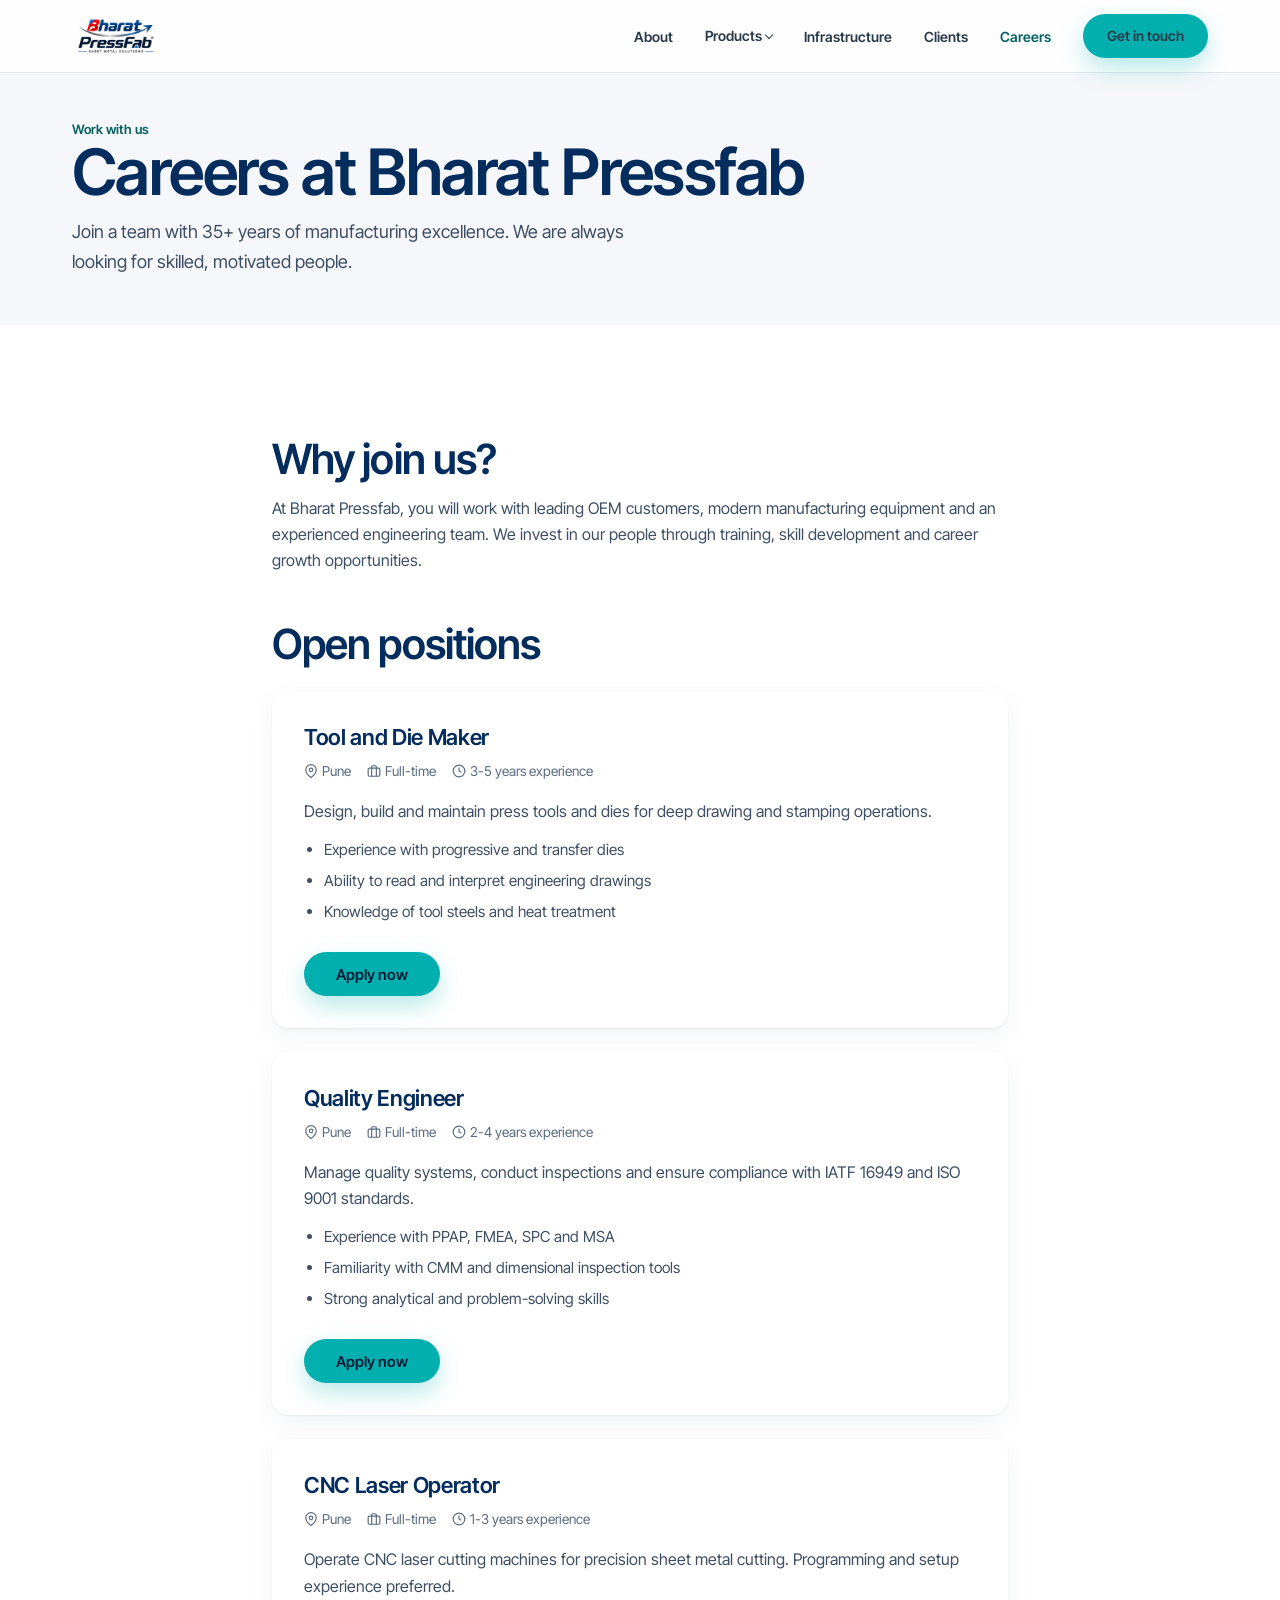
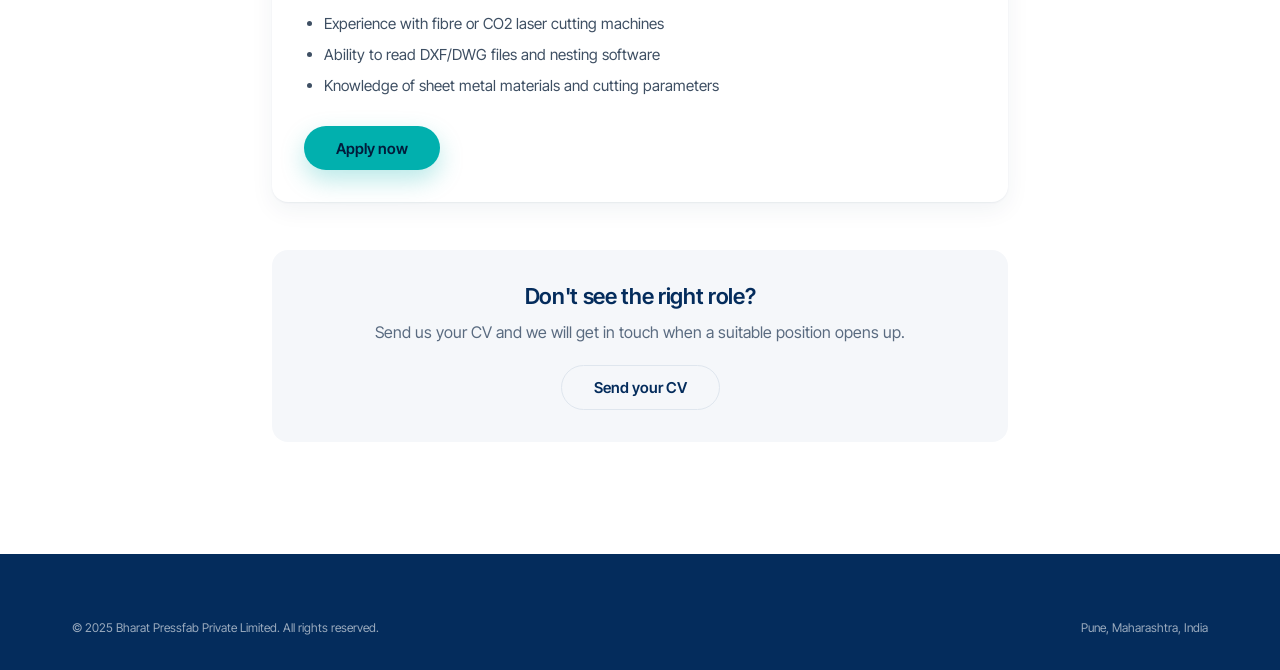
<file: careers.html>
<!DOCTYPE html>
<html lang="en">
<head>
  <meta charset="UTF-8">
  <meta name="viewport" content="width=device-width, initial-scale=1.0">
  <title>Careers | Bharat Pressfab</title>
  <meta name="description" content="Join Bharat Pressfab Private Limited. Career opportunities in manufacturing, engineering and quality roles in Pune, Maharashtra.">
  <link rel="icon" type="image/webp" sizes="32x32" href="images/favicon-32.webp">
  <link rel="icon" type="image/png" sizes="32x32" href="images/favicon-32.png">
  <link rel="apple-touch-icon" href="images/apple-touch-icon.png">
  <meta property="og:title" content="Careers | Bharat Pressfab">
  <meta property="og:description" content="Career opportunities in manufacturing, engineering and quality roles at Bharat Pressfab, Pune.">
  <meta property="og:image" content="https://bharat-pressfab.netlify.app/images/infrastructure/hero-35-years.webp">
  <link rel="canonical" href="https://bharat-pressfab.netlify.app/careers.html">
  <meta property="og:url" content="https://bharat-pressfab.netlify.app/careers.html">
  <meta property="og:type" content="website">
  <meta name="twitter:card" content="summary_large_image">
  <link rel="preconnect" href="https://fonts.googleapis.com">
  <link rel="preconnect" href="https://fonts.gstatic.com" crossorigin>
  <link href="https://fonts.googleapis.com/css2?family=Inter+Tight:wght@400;500;600;700&display=swap" rel="stylesheet">
  <link rel="stylesheet" href="css/style.css">
  <script type="application/ld+json">
  {"@context":"https://schema.org","@type":"BreadcrumbList","itemListElement":[{"@type":"ListItem","position":1,"name":"Home","item":"https://bharat-pressfab.netlify.app/"},{"@type":"ListItem","position":2,"name":"Careers"}]}
  </script>
</head>
<body>
  <div class="scroll-progress" id="scrollProgress"></div>

  <header class="site-header" id="header">
    <div class="container">
      <div class="header-inner">
        <a href="index.html"><img src="images/logo.webp" alt="Bharat Pressfab" class="logo"></a>
        <nav>
          <ul class="nav-links">
            <li><a href="index.html#about">About</a></li>
            <li class="nav-dropdown">
              <a href="index.html#products">Products</a>
              <div class="dropdown-menu">
                <div class="dropdown-menu-inner">
                  <a href="products/deep-drawn-components.html">Deep drawn components</a>
                  <a href="products/fabricated-assemblies.html">Fabricated assemblies</a>
                  <a href="products/fabricated-oil-pans.html">Fabricated oil pans</a>
                  <a href="products/sheet-metal-oil-pans.html">Sheet metal oil pans</a>
                  <a href="products/pressings.html">Pressings components</a>
                  <a href="products/piping.html">Piping products</a>
                  <a href="products/laser-cut.html">Laser cut &amp; band assemblies</a>
                  <a href="products/silencers.html">Residential &amp; industrial silencers</a>
                </div>
              </div>
            </li>
            <li><a href="index.html#infrastructure">Infrastructure</a></li>
            <li><a href="index.html#clients">Clients</a></li>
            <li><a href="careers.html" class="active">Careers</a></li>
            <li><a href="index.html#contact" class="btn btn-primary" style="padding:10px 24px;">Get in touch</a></li>
          </ul>
        </nav>
        <button class="mobile-toggle" id="menuToggle" aria-label="Open menu">
          <svg width="24" height="24" viewBox="0 0 24 24" fill="none" stroke="currentColor" stroke-width="2" stroke-linecap="round"><line x1="3" y1="6" x2="21" y2="6"/><line x1="3" y1="12" x2="21" y2="12"/><line x1="3" y1="18" x2="21" y2="18"/></svg>
        </button>
      </div>
    </div>
    <div class="mobile-menu" id="mobileMenu">
      <a href="index.html#about" onclick="closeMobile()">About us</a>
      <a href="index.html#products" onclick="closeMobile()">Products</a>
      <div class="mobile-sub-links">
        <a href="products/deep-drawn-components.html" onclick="closeMobile()">Deep drawn components</a>
        <a href="products/fabricated-assemblies.html" onclick="closeMobile()">Fabricated assemblies</a>
        <a href="products/fabricated-oil-pans.html" onclick="closeMobile()">Fabricated oil pans</a>
        <a href="products/sheet-metal-oil-pans.html" onclick="closeMobile()">Sheet metal oil pans</a>
        <a href="products/pressings.html" onclick="closeMobile()">Pressings components</a>
        <a href="products/piping.html" onclick="closeMobile()">Piping products</a>
        <a href="products/laser-cut.html" onclick="closeMobile()">Laser cut &amp; band assemblies</a>
        <a href="products/silencers.html" onclick="closeMobile()">Residential &amp; industrial silencers</a>
      </div>
      <a href="index.html#infrastructure" onclick="closeMobile()">Infrastructure</a>
      <a href="careers.html" onclick="closeMobile()">Careers</a>
      <a href="index.html#contact" onclick="closeMobile()">Contact</a>
    </div>
  </header>

  <section class="page-hero">
    <div class="container">
      <p class="eyebrow fade-in">Work with us</p>
      <h1 class="fade-in">Careers at Bharat Pressfab</h1>
      <p class="lead fade-in">Join a team with 35+ years of manufacturing excellence. We are always looking for skilled, motivated people.</p>
    </div>
  </section>

  <section class="section-md bg-white">
    <div class="container" style="max-width:800px">

      <div class="fade-in" style="margin-bottom:48px">
        <h2 style="margin-bottom:12px">Why join us?</h2>
        <p>At Bharat Pressfab, you will work with leading OEM customers, modern manufacturing equipment and an experienced engineering team. We invest in our people through training, skill development and career growth opportunities.</p>
      </div>

      <h2 class="fade-in" style="margin-bottom:24px">Open positions</h2>

      <div class="job-card fade-in">
        <h3>Tool and Die Maker</h3>
        <div class="job-meta">
          <span><svg width="14" height="14" viewBox="0 0 24 24" fill="none" stroke="currentColor" stroke-width="2"><path d="M21 10c0 7-9 13-9 13s-9-6-9-13a9 9 0 0 1 18 0z"/><circle cx="12" cy="10" r="3"/></svg> Pune</span>
          <span><svg width="14" height="14" viewBox="0 0 24 24" fill="none" stroke="currentColor" stroke-width="2"><rect x="2" y="7" width="20" height="14" rx="2" ry="2"/><path d="M16 21V5a2 2 0 0 0-2-2h-4a2 2 0 0 0-2 2v16"/></svg> Full-time</span>
          <span><svg width="14" height="14" viewBox="0 0 24 24" fill="none" stroke="currentColor" stroke-width="2"><circle cx="12" cy="12" r="10"/><polyline points="12 6 12 12 16 14"/></svg> 3-5 years experience</span>
        </div>
        <p>Design, build and maintain press tools and dies for deep drawing and stamping operations.</p>
        <ul>
          <li>Experience with progressive and transfer dies</li>
          <li>Ability to read and interpret engineering drawings</li>
          <li>Knowledge of tool steels and heat treatment</li>
        </ul>
        <a href="index.html#contact" class="btn btn-primary" style="margin-top:16px">Apply now</a>
      </div>

      <div class="job-card fade-in">
        <h3>Quality Engineer</h3>
        <div class="job-meta">
          <span><svg width="14" height="14" viewBox="0 0 24 24" fill="none" stroke="currentColor" stroke-width="2"><path d="M21 10c0 7-9 13-9 13s-9-6-9-13a9 9 0 0 1 18 0z"/><circle cx="12" cy="10" r="3"/></svg> Pune</span>
          <span><svg width="14" height="14" viewBox="0 0 24 24" fill="none" stroke="currentColor" stroke-width="2"><rect x="2" y="7" width="20" height="14" rx="2" ry="2"/><path d="M16 21V5a2 2 0 0 0-2-2h-4a2 2 0 0 0-2 2v16"/></svg> Full-time</span>
          <span><svg width="14" height="14" viewBox="0 0 24 24" fill="none" stroke="currentColor" stroke-width="2"><circle cx="12" cy="12" r="10"/><polyline points="12 6 12 12 16 14"/></svg> 2-4 years experience</span>
        </div>
        <p>Manage quality systems, conduct inspections and ensure compliance with IATF 16949 and ISO 9001 standards.</p>
        <ul>
          <li>Experience with PPAP, FMEA, SPC and MSA</li>
          <li>Familiarity with CMM and dimensional inspection tools</li>
          <li>Strong analytical and problem-solving skills</li>
        </ul>
        <a href="index.html#contact" class="btn btn-primary" style="margin-top:16px">Apply now</a>
      </div>

      <div class="job-card fade-in">
        <h3>CNC Laser Operator</h3>
        <div class="job-meta">
          <span><svg width="14" height="14" viewBox="0 0 24 24" fill="none" stroke="currentColor" stroke-width="2"><path d="M21 10c0 7-9 13-9 13s-9-6-9-13a9 9 0 0 1 18 0z"/><circle cx="12" cy="10" r="3"/></svg> Pune</span>
          <span><svg width="14" height="14" viewBox="0 0 24 24" fill="none" stroke="currentColor" stroke-width="2"><rect x="2" y="7" width="20" height="14" rx="2" ry="2"/><path d="M16 21V5a2 2 0 0 0-2-2h-4a2 2 0 0 0-2 2v16"/></svg> Full-time</span>
          <span><svg width="14" height="14" viewBox="0 0 24 24" fill="none" stroke="currentColor" stroke-width="2"><circle cx="12" cy="12" r="10"/><polyline points="12 6 12 12 16 14"/></svg> 1-3 years experience</span>
        </div>
        <p>Operate CNC laser cutting machines for precision sheet metal cutting. Programming and setup experience preferred.</p>
        <ul>
          <li>Experience with fibre or CO2 laser cutting machines</li>
          <li>Ability to read DXF/DWG files and nesting software</li>
          <li>Knowledge of sheet metal materials and cutting parameters</li>
        </ul>
        <a href="index.html#contact" class="btn btn-primary" style="margin-top:16px">Apply now</a>
      </div>

      <div class="fade-in" style="margin-top:48px;padding:32px;background:var(--color-steel-50);border-radius:var(--radius-card);text-align:center">
        <h3 style="margin-bottom:8px;color:var(--color-ink-900)">Don't see the right role?</h3>
        <p style="color:var(--color-ink-500);margin-bottom:20px">Send us your CV and we will get in touch when a suitable position opens up.</p>
        <a href="index.html#contact" class="btn btn-outline">Send your CV</a>
      </div>

    </div>
  </section>

  <footer class="site-footer">
    <div class="container">
      <div class="footer-bottom" style="border:none;padding:0">
        <span>&copy; 2025 Bharat Pressfab Private Limited. All rights reserved.</span>
        <span>Pune, Maharashtra, India</span>
      </div>
    </div>
  </footer>

  <script src="js/main.js" defer></script>
</body>
</html>
</file>
<file: css/style.css>
/* Techno theme tokens */
:root {
  --color-white: #ffffff;
  --color-steel-50: #f5f7fa;
  --color-steel-100: #edf1f6;
  --color-steel-200: #dfe6ee;
  --color-ink-50: #f2f6fb;
  --color-ink-500: #5a6b80;
  --color-ink-600: #3e4f63;
  --color-ink-700: #2b3a4b;
  --color-ink-800: #0c3461;
  --color-ink-900: #042c5c;
  --color-ink-950: #021b3a;
  --color-accent-50: #e9fbfa;
  --color-accent-100: #c6f4f3;
  --color-accent-300: #4ed6d4;
  --color-accent-400: #01b0ae;
  --color-accent-500: #019896;
  --color-accent-600: #017c7a;
  --color-accent-700: #06615f;
  --color-accent-800: #0a4a49;
  --color-rule-light: #e3e7ea;

  --font-sans: "Inter Tight", "Helvetica Neue", Arial, ui-sans-serif, sans-serif;
  --container: 1200px;
  --gutter: 16px;
  --radius-control: 0.75rem;
  --radius-card: 1rem;
  --radius-image: 1rem;
  --card-shadow: 0 1px 2px rgb(4 44 92 / 0.06), 0 8px 24px rgb(4 44 92 / 0.06);
  --card-shadow-hover: 0 2px 4px rgb(4 44 92 / 0.07), 0 14px 36px rgb(4 44 92 / 0.10);
  --cta-shadow: 0 10px 25px rgb(1 176 174 / 0.28);
  --focus-halo: 0 0 0 2px #ffffff, 0 0 0 5px rgb(1 124 122 / 0.45);
}

@media (min-width: 640px) { :root { --gutter: 24px; } }
@media (min-width: 1024px) { :root { --gutter: 32px; } }

*, *::before, *::after { box-sizing: border-box; margin: 0; padding: 0; }

html { scroll-behavior: smooth; -webkit-text-size-adjust: 100%; }

body {
  font-family: var(--font-sans);
  font-size: 1rem;
  line-height: 1.65;
  color: var(--color-ink-600);
  background: var(--color-white);
  -webkit-font-smoothing: antialiased;
}

img { max-width: 100%; height: auto; display: block; }
a { color: var(--color-accent-700); text-decoration: none; }
a:hover { color: var(--color-accent-600); }
button { font-family: inherit; cursor: pointer; border: none; background: none; }
button:focus-visible, a:focus-visible { outline: none; box-shadow: var(--focus-halo); border-radius: 9999px; }

/* Container */
.container { max-width: var(--container); margin: 0 auto; padding: 0 var(--gutter); }

/* Typography */
h1, h2, h3, h4 { color: var(--color-ink-900); font-weight: 600; text-wrap: balance; }
h1 { font-size: clamp(2.75rem, 5.4vw, 4rem); line-height: 1.05; letter-spacing: -0.025em; }
h2 { font-size: clamp(2rem, 3.6vw, 2.6rem); line-height: 1.1; letter-spacing: -0.022em; }
h3 { font-size: 1.375rem; line-height: 1.3; letter-spacing: -0.015em; }
h4 { font-size: 1.125rem; line-height: 1.3; letter-spacing: -0.01em; }

.lead { font-size: 1.125rem; line-height: 1.65; max-width: 68ch; }
.eyebrow {
  font-size: 0.8125rem;
  font-weight: 600;
  letter-spacing: 0.005em;
  color: var(--color-accent-700);
  line-height: 1.4;
}

/* Sections */
.section { padding: 64px 0; }
.section-md { padding: 96px 0; }
.section-lg { padding: 112px 0; }
@media (min-width: 640px) {
  .section { padding: 80px 0; }
  .section-md { padding: 112px 0; }
  .section-lg { padding: 160px 0; }
}

.bg-white { background: var(--color-white); }
.bg-steel-50 { background: var(--color-steel-50); }
.bg-steel-100 { background: var(--color-steel-100); }

.section-header { margin-bottom: 48px; }
.section-header .eyebrow { margin-bottom: 12px; }
.section-header h2 { margin-bottom: 16px; }
.section-header .lead { color: var(--color-ink-500); }

/* Buttons */
.btn {
  display: inline-flex;
  align-items: center;
  gap: 8px;
  padding: 14px 32px;
  border-radius: 9999px;
  font-size: 0.9375rem;
  font-weight: 600;
  line-height: 1;
  min-height: 44px;
  transition: transform 0.2s cubic-bezier(0.32, 0.72, 0, 1), box-shadow 0.2s cubic-bezier(0.32, 0.72, 0, 1);
}
.btn-primary {
  background: var(--color-accent-400);
  color: var(--color-ink-950);
  box-shadow: var(--cta-shadow);
}
.btn-primary:hover { transform: translateY(-1px); }
.btn-secondary {
  background: var(--color-accent-50);
  color: var(--color-accent-700);
  border: 1px solid var(--color-accent-100);
}
.btn-secondary:hover { background: var(--color-accent-100); }
.btn-outline {
  background: transparent;
  color: var(--color-ink-900);
  border: 1px solid var(--color-steel-200);
}
.btn-outline:hover { background: var(--color-ink-50); border-color: var(--color-ink-900); }

/* Cards */
.card {
  background: var(--color-white);
  border-radius: var(--radius-card);
  box-shadow: var(--card-shadow);
  border: 1px solid rgb(4 44 92 / 0.06);
  overflow: hidden;
  transition: transform 0.25s cubic-bezier(0.32, 0.72, 0, 1), box-shadow 0.25s cubic-bezier(0.32, 0.72, 0, 1);
}
.card:hover { transform: translateY(-2px); box-shadow: var(--card-shadow-hover); }
.card-body { padding: 28px; }
.card-body h3 { margin-bottom: 8px; }
.card-body p { color: var(--color-ink-500); font-size: 0.875rem; line-height: 1.625; }
.card-img {
  width: 100%;
  aspect-ratio: 4/3;
  object-fit: contain;
  object-position: center;
  background: var(--color-steel-50);
  padding: 12px;
}

/* Header */
.site-header {
  position: fixed;
  top: 0;
  left: 0;
  right: 0;
  z-index: 100;
  background: rgb(255 255 255 / 0.85);
  backdrop-filter: blur(16px);
  -webkit-backdrop-filter: blur(16px);
  border-bottom: 1px solid var(--color-rule-light);
  transition: box-shadow 0.3s;
}
.site-header.scrolled { box-shadow: 0 1px 8px rgb(4 44 92 / 0.08); }
.header-inner {
  display: flex;
  align-items: center;
  justify-content: space-between;
  height: 72px;
}
.logo { height: 44px; width: auto; }
.nav-links { display: none; list-style: none; gap: 32px; align-items: center; }
@media (min-width: 1024px) { .nav-links { display: flex; } }
.nav-links a {
  font-size: 0.875rem;
  font-weight: 600;
  color: var(--color-ink-700);
  transition: color 0.2s;
}
.nav-links a:hover { color: var(--color-accent-700); }
.nav-links .active { color: var(--color-accent-700); }

/* Nav dropdown */
.nav-dropdown {
  position: relative;
}
.nav-dropdown > a {
  display: flex;
  align-items: center;
  gap: 4px;
}
.nav-dropdown > a::after {
  content: '';
  display: inline-block;
  width: 6px;
  height: 6px;
  border-right: 1.5px solid currentColor;
  border-bottom: 1.5px solid currentColor;
  transform: rotate(45deg);
  margin-top: -2px;
  transition: transform 0.2s;
}
.nav-dropdown:hover > a::after { transform: rotate(-135deg); }
.dropdown-menu {
  position: absolute;
  top: 100%;
  left: 50%;
  transform: translateX(-50%);
  padding-top: 12px;
  opacity: 0;
  visibility: hidden;
  transition: opacity 0.2s, visibility 0.2s;
}
.nav-dropdown:hover .dropdown-menu {
  opacity: 1;
  visibility: visible;
}
.dropdown-menu-inner {
  background: var(--color-white);
  border-radius: var(--radius-card);
  box-shadow: 0 4px 32px rgb(4 44 92 / 0.14);
  border: 1px solid var(--color-rule-light);
  padding: 8px;
  min-width: 260px;
}
.dropdown-menu a {
  display: block;
  padding: 10px 16px;
  font-size: 0.8125rem;
  font-weight: 500;
  color: var(--color-ink-600);
  border-radius: 8px;
  transition: background 0.15s, color 0.15s;
  white-space: nowrap;
}
.dropdown-menu a:hover {
  background: var(--color-steel-50);
  color: var(--color-ink-900);
}

.mobile-toggle {
  display: flex;
  align-items: center;
  justify-content: center;
  width: 44px;
  height: 44px;
  color: var(--color-ink-900);
}
@media (min-width: 1024px) { .mobile-toggle { display: none; } }

.mobile-menu {
  display: none;
  position: fixed;
  top: 72px;
  left: 0;
  right: 0;
  bottom: 0;
  background: var(--color-white);
  z-index: 99;
  padding: 24px var(--gutter);
}
.mobile-menu.open { display: block; }
.mobile-menu > a {
  display: block;
  padding: 16px 0;
  font-size: 1.125rem;
  font-weight: 600;
  color: var(--color-ink-700);
  border-bottom: 1px solid var(--color-rule-light);
}
.mobile-sub-links {
  padding: 4px 0 8px 20px;
  border-bottom: 1px solid var(--color-rule-light);
}
.mobile-sub-links a {
  display: block;
  padding: 8px 0;
  font-size: 0.875rem;
  font-weight: 500;
  color: var(--color-ink-500);
}
.mobile-sub-links a:hover { color: var(--color-accent-700); }

/* Hero */
.hero {
  position: relative;
  padding: 140px 0 80px;
  overflow: hidden;
}
@media (min-width: 640px) { .hero { padding: 160px 0 112px; } }
.hero-grid {
  display: grid;
  gap: 48px;
  align-items: center;
}
@media (min-width: 768px) { .hero-grid { grid-template-columns: 1fr 1fr; gap: 64px; } }
.hero h1 { margin-bottom: 20px; }
.hero .lead { margin-bottom: 32px; color: var(--color-ink-500); }
.hero-actions { display: flex; flex-wrap: wrap; gap: 12px; }
.hero-image {
  border-radius: var(--radius-image);
  box-shadow: var(--card-shadow);
  width: 100%;
}
.hero-badges {
  display: flex;
  flex-wrap: wrap;
  gap: 12px;
  margin-top: 32px;
}
.badge {
  display: inline-flex;
  align-items: center;
  gap: 6px;
  padding: 6px 14px;
  background: var(--color-accent-50);
  color: var(--color-accent-700);
  border-radius: 9999px;
  font-size: 0.8125rem;
  font-weight: 600;
}

/* Stats */
.stats-row {
  display: grid;
  grid-template-columns: repeat(2, 1fr);
  gap: 1px;
  background: rgb(4 44 92 / 0.10);
  border-radius: var(--radius-card);
  overflow: hidden;
}
@media (min-width: 768px) { .stats-row { grid-template-columns: repeat(4, 1fr); } }
.stat {
  background: var(--color-white);
  padding: 32px 24px;
  text-align: center;
}
.stat-value {
  font-size: clamp(2rem, 4vw, 2.75rem);
  font-weight: 600;
  color: var(--color-ink-900);
  letter-spacing: -0.025em;
  line-height: 1;
  margin-bottom: 8px;
}
.stat-value span { color: var(--color-accent-400); }
.stat-label {
  font-size: 0.8125rem;
  font-weight: 600;
  color: var(--color-ink-500);
}

/* Product grid */
.product-grid {
  display: grid;
  gap: 24px;
  grid-template-columns: 1fr;
}
@media (min-width: 640px) { .product-grid { grid-template-columns: repeat(2, 1fr); } }
@media (min-width: 1024px) { .product-grid { grid-template-columns: repeat(3, 1fr); } }

.product-card .card-body .eyebrow { margin-bottom: 4px; }
.product-card .card-link {
  display: inline-flex;
  align-items: center;
  gap: 4px;
  margin-top: 12px;
  font-size: 0.875rem;
  font-weight: 600;
  color: var(--color-accent-700);
}
.product-card .card-link svg { transition: transform 0.2s; }
.product-card:hover .card-link svg { transform: translateX(3px); }

/* Infrastructure */
.infra-grid {
  display: grid;
  gap: 24px;
  grid-template-columns: 1fr;
}
@media (min-width: 640px) { .infra-grid { grid-template-columns: repeat(2, 1fr); } }
@media (min-width: 1024px) { .infra-grid { grid-template-columns: repeat(3, 1fr); } }

.infra-card {
  position: relative;
  border-radius: var(--radius-image);
  overflow: hidden;
  aspect-ratio: 4/3;
}
.infra-card img { width: 100%; height: 100%; object-fit: cover; }
.infra-card-overlay {
  position: absolute;
  bottom: 0;
  left: 0;
  right: 0;
  padding: 24px;
  background: linear-gradient(transparent, rgb(4 44 92 / 0.75));
}
.infra-card-overlay h3 { color: #fff; font-size: 1.125rem; }

/* About section */
.about-grid {
  display: grid;
  gap: 48px;
  align-items: center;
}
@media (min-width: 768px) { .about-grid { grid-template-columns: 5fr 7fr; gap: 64px; } }
.about-image { border-radius: var(--radius-image); box-shadow: var(--card-shadow); }
.about-text h2 { margin-bottom: 20px; }
.about-text .lead { margin-bottom: 24px; }
.about-text p { margin-bottom: 16px; max-width: 68ch; }

/* Values */
.values-grid {
  display: grid;
  gap: 24px;
  grid-template-columns: 1fr;
}
@media (min-width: 640px) { .values-grid { grid-template-columns: repeat(2, 1fr); } }
@media (min-width: 1024px) { .values-grid { grid-template-columns: repeat(3, 1fr); } }
.value-card {
  padding: 28px;
  border-left: 3px solid var(--color-accent-400);
}
.value-card h4 { margin-bottom: 8px; }
.value-card p { font-size: 0.875rem; color: var(--color-ink-500); }

/* Clients */
.clients-section img {
  width: 100%;
  border-radius: var(--radius-image);
}

/* Certifications */
.cert-row {
  display: flex;
  flex-wrap: wrap;
  gap: 16px;
  justify-content: center;
}
.cert-badge {
  display: flex;
  align-items: center;
  gap: 10px;
  padding: 12px 20px;
  background: var(--color-white);
  border-radius: 9999px;
  box-shadow: var(--card-shadow);
  border: 1px solid rgb(4 44 92 / 0.06);
}
.cert-badge svg { width: 20px; height: 20px; color: var(--color-accent-600); flex-shrink: 0; }
.cert-badge span { font-size: 0.875rem; font-weight: 600; color: var(--color-ink-700); white-space: nowrap; }

/* Contact */
.contact-grid {
  display: grid;
  gap: 48px;
}
@media (min-width: 768px) { .contact-grid { grid-template-columns: 1fr 1fr; gap: 64px; } }
.contact-info h3 { margin-bottom: 24px; }
.contact-item {
  display: flex;
  gap: 16px;
  margin-bottom: 24px;
  align-items: flex-start;
}
.contact-icon {
  width: 44px;
  height: 44px;
  display: flex;
  align-items: center;
  justify-content: center;
  background: var(--color-accent-50);
  border-radius: var(--radius-control);
  color: var(--color-accent-700);
  flex-shrink: 0;
}
.contact-item h4 { font-size: 0.875rem; color: var(--color-ink-900); margin-bottom: 2px; }
.contact-item p { font-size: 0.875rem; color: var(--color-ink-500); }

.form-group { margin-bottom: 20px; }
.form-label {
  display: block;
  font-size: 0.8125rem;
  font-weight: 600;
  color: var(--color-ink-700);
  margin-bottom: 6px;
}
.form-input, .form-textarea {
  width: 100%;
  padding: 12px 16px;
  border: 1px solid var(--color-steel-200);
  border-radius: var(--radius-control);
  font-family: var(--font-sans);
  font-size: 0.9375rem;
  color: var(--color-ink-700);
  background: var(--color-white);
  transition: border-color 0.2s;
}
.form-input:focus, .form-textarea:focus {
  outline: none;
  border-color: var(--color-accent-400);
  box-shadow: 0 0 0 3px var(--color-accent-50);
}
.form-textarea { min-height: 120px; resize: vertical; }
.form-row {
  display: grid;
  gap: 20px;
}
@media (min-width: 640px) { .form-row { grid-template-columns: 1fr 1fr; } }

/* Footer */
.site-footer {
  background: var(--color-ink-900);
  color: rgb(255 255 255 / 0.6);
  padding: 64px 0 32px;
}
.footer-grid {
  display: grid;
  gap: 32px;
  margin-bottom: 48px;
}
@media (min-width: 768px) { .footer-grid { grid-template-columns: 2fr 1fr 1fr 1fr; gap: 48px; } }
.footer-brand .logo-footer { height: 36px; margin-bottom: 16px; filter: brightness(0) invert(1); }
.footer-brand p { font-size: 0.875rem; line-height: 1.65; max-width: 300px; }
.footer-col h4 { color: #fff; font-size: 0.8125rem; font-weight: 600; margin-bottom: 16px; }
.footer-col a { display: block; font-size: 0.875rem; padding: 4px 0; color: rgb(255 255 255 / 0.5); transition: color 0.2s; }
.footer-col a:hover { color: var(--color-accent-300); }
.footer-bottom {
  padding-top: 32px;
  border-top: 1px solid rgb(255 255 255 / 0.08);
  display: flex;
  flex-wrap: wrap;
  gap: 16px;
  justify-content: space-between;
  font-size: 0.75rem;
}

/* Sectors */
.sectors-grid {
  display: grid;
  gap: 16px;
  grid-template-columns: repeat(2, 1fr);
}
@media (min-width: 640px) { .sectors-grid { grid-template-columns: repeat(3, 1fr); } }
@media (min-width: 1024px) { .sectors-grid { grid-template-columns: repeat(5, 1fr); } }

.sector-pill {
  display: flex;
  align-items: center;
  gap: 10px;
  padding: 16px 20px;
  background: var(--color-white);
  border-radius: 9999px;
  box-shadow: var(--card-shadow);
  border: 1px solid rgb(4 44 92 / 0.06);
}
.sector-pill svg { width: 20px; height: 20px; color: var(--color-accent-600); flex-shrink: 0; }
.sector-pill span { font-size: 0.875rem; font-weight: 600; color: var(--color-ink-700); }

/* Capabilities list */
.cap-list {
  display: grid;
  gap: 12px;
  list-style: none;
}
.cap-list li {
  display: flex;
  align-items: center;
  gap: 12px;
  padding: 12px 0;
  font-size: 0.9375rem;
  color: var(--color-ink-600);
  border-bottom: 1px solid var(--color-rule-light);
}
.cap-list li svg { width: 18px; height: 18px; color: var(--color-accent-600); flex-shrink: 0; }

/* Pull quote */
.pull-quote {
  border-left: 3px solid var(--color-accent-400);
  padding-left: 24px;
  font-size: 1.125rem;
  color: var(--color-ink-700);
  font-weight: 400;
  max-width: 68ch;
}

/* Animations */
@media (prefers-reduced-motion: no-preference) {
  .fade-in {
    opacity: 0;
    transform: translateY(24px);
    transition: opacity 0.6s cubic-bezier(0.32, 0.72, 0, 1), transform 0.6s cubic-bezier(0.32, 0.72, 0, 1);
  }
  .fade-in.visible { opacity: 1; transform: translateY(0); }
}
@media (prefers-reduced-motion: reduce) {
  .fade-in { opacity: 1; transform: none; }
}

/* Floating WhatsApp button */
.fab-whatsapp {
  position: fixed;
  bottom: 24px;
  right: 24px;
  z-index: 90;
  width: 56px;
  height: 56px;
  display: flex;
  align-items: center;
  justify-content: center;
  background: #25d366;
  border-radius: 50%;
  box-shadow: 0 4px 16px rgb(37 211 102 / 0.4);
  transition: transform 0.2s, box-shadow 0.2s;
}
.fab-whatsapp:hover {
  transform: scale(1.08);
  box-shadow: 0 6px 24px rgb(37 211 102 / 0.5);
}

/* Back to top */
.back-to-top {
  position: fixed;
  bottom: 24px;
  right: 96px;
  z-index: 90;
  width: 44px;
  height: 44px;
  display: flex;
  align-items: center;
  justify-content: center;
  background: var(--color-white);
  border: 1px solid var(--color-steel-200);
  border-radius: 50%;
  box-shadow: 0 2px 12px rgb(4 44 92 / 0.1);
  color: var(--color-ink-700);
  opacity: 0;
  visibility: hidden;
  transition: opacity 0.3s, visibility 0.3s, transform 0.2s;
  cursor: pointer;
}
.back-to-top.visible { opacity: 1; visibility: visible; }
.back-to-top:hover { transform: translateY(-2px); background: var(--color-steel-50); }

/* Scroll progress bar */
.scroll-progress {
  position: fixed;
  top: 0;
  left: 0;
  height: 3px;
  width: 0%;
  background: var(--color-accent-400);
  z-index: 110;
  transition: none;
}

/* Image lightbox */
.lightbox {
  position: fixed;
  inset: 0;
  z-index: 200;
  background: rgb(2 27 58 / 0.92);
  display: flex;
  align-items: center;
  justify-content: center;
  opacity: 0;
  visibility: hidden;
  transition: opacity 0.3s, visibility 0.3s;
  backdrop-filter: blur(8px);
  -webkit-backdrop-filter: blur(8px);
}
.lightbox.open { opacity: 1; visibility: visible; }
.lightbox-img {
  max-width: 90vw;
  max-height: 85vh;
  object-fit: contain;
  border-radius: 8px;
  box-shadow: 0 8px 48px rgb(0 0 0 / 0.4);
  transition: transform 0.3s;
  user-select: none;
  -webkit-user-drag: none;
}
.lightbox-close {
  position: absolute;
  top: 20px;
  right: 24px;
  width: 44px;
  height: 44px;
  display: flex;
  align-items: center;
  justify-content: center;
  background: rgb(255 255 255 / 0.1);
  border: none;
  border-radius: 50%;
  color: #fff;
  cursor: pointer;
  transition: background 0.2s;
}
.lightbox-close:hover { background: rgb(255 255 255 / 0.2); }
.lightbox-nav {
  position: absolute;
  top: 50%;
  transform: translateY(-50%);
  width: 48px;
  height: 48px;
  display: flex;
  align-items: center;
  justify-content: center;
  background: rgb(255 255 255 / 0.1);
  border: none;
  border-radius: 50%;
  color: #fff;
  cursor: pointer;
  transition: background 0.2s;
}
.lightbox-nav:hover { background: rgb(255 255 255 / 0.25); }
.lightbox-prev { left: 20px; }
.lightbox-next { right: 20px; }
.lightbox-counter {
  position: absolute;
  bottom: 24px;
  left: 50%;
  transform: translateX(-50%);
  font-size: 0.8125rem;
  font-weight: 600;
  color: rgb(255 255 255 / 0.7);
  font-family: var(--font-sans);
}
.lightbox-dots {
  position: absolute;
  bottom: 48px;
  left: 50%;
  transform: translateX(-50%);
  display: flex;
  gap: 8px;
}
.lightbox-dot {
  width: 8px;
  height: 8px;
  border-radius: 50%;
  background: rgb(255 255 255 / 0.3);
  border: none;
  cursor: pointer;
  transition: background 0.2s;
}
.lightbox-dot.active { background: var(--color-accent-400); }

/* Client logos marquee */
.marquee-wrap {
  overflow: hidden;
  position: relative;
}
.marquee-wrap::before,
.marquee-wrap::after {
  content: '';
  position: absolute;
  top: 0;
  bottom: 0;
  width: 80px;
  z-index: 2;
  pointer-events: none;
}
.marquee-wrap::before { left: 0; background: linear-gradient(90deg, var(--color-white), transparent); }
.marquee-wrap::after { right: 0; background: linear-gradient(270deg, var(--color-white), transparent); }
.marquee-track {
  display: flex;
  gap: 48px;
  align-items: center;
  animation: marquee 30s linear infinite;
  width: max-content;
}
.marquee-track img {
  height: 72px;
  width: auto;
  max-width: none;
  border-radius: 10px;
  background: var(--color-white);
  box-shadow: 0 1px 4px rgb(4 44 92 / 0.08);
  opacity: 0.9;
  transition: opacity 0.3s, transform 0.3s;
}
.marquee-track img:hover { opacity: 1; transform: scale(1.06); }
@keyframes marquee {
  0% { transform: translateX(0); }
  100% { transform: translateX(-50%); }
}

/* Product detail page */
.product-hero { padding: 120px 0 48px; }
.product-hero .eyebrow { margin-bottom: 12px; }
.product-hero h1 { margin-bottom: 16px; }
.product-gallery {
  display: grid;
  gap: 24px;
  grid-template-columns: 1fr;
}
@media (min-width: 640px) { .product-gallery { grid-template-columns: repeat(2, 1fr); } }
@media (min-width: 1024px) { .product-gallery { grid-template-columns: repeat(4, 1fr); } }
.product-gallery img {
  border-radius: var(--radius-image);
  box-shadow: var(--card-shadow);
  width: 100%;
  aspect-ratio: 4/3;
  object-fit: contain;
  object-position: center;
  background: var(--color-steel-50);
  padding: 16px;
  transition: transform 0.3s cubic-bezier(0.32, 0.72, 0, 1), box-shadow 0.3s;
}
.product-gallery img:hover {
  transform: scale(1.02);
  box-shadow: var(--card-shadow-hover);
  cursor: zoom-in;
}

/* ===== ENHANCEMENTS ===== */

/* Dark mode */
:root[data-theme="dark"] {
  --color-white: #0f1a2e;
  --color-steel-50: #162035;
  --color-steel-100: #1c2940;
  --color-steel-200: #25354d;
  --color-ink-50: #162035;
  --color-ink-500: #94a3b8;
  --color-ink-600: #cbd5e1;
  --color-ink-700: #e2e8f0;
  --color-ink-800: #f1f5f9;
  --color-ink-900: #f8fafc;
  --color-ink-950: #ffffff;
  --color-accent-50: #0a2e2d;
  --color-accent-100: #0f3d3c;
  --color-rule-light: #25354d;
  --card-shadow: 0 1px 2px rgb(0 0 0 / 0.2), 0 8px 24px rgb(0 0 0 / 0.15);
  --card-shadow-hover: 0 2px 4px rgb(0 0 0 / 0.25), 0 12px 32px rgb(0 0 0 / 0.2);
}
:root[data-theme="dark"] body { background: #0f1a2e; color: #e2e8f0; }
:root[data-theme="dark"] .site-header { background: rgba(15, 26, 46, 0.95); }
:root[data-theme="dark"] .site-header.scrolled { background: rgba(15, 26, 46, 0.98); box-shadow: 0 1px 8px rgb(0 0 0 / 0.3); }
:root[data-theme="dark"] .nav-links a { color: #cbd5e1; }
:root[data-theme="dark"] .dropdown-menu { background: #1c2940; border-color: #25354d; }
:root[data-theme="dark"] .dropdown-menu-inner a { color: #cbd5e1; }
:root[data-theme="dark"] .dropdown-menu-inner a:hover { background: #25354d; color: #fff; }
:root[data-theme="dark"] .mobile-menu { background: #0f1a2e; }
:root[data-theme="dark"] .mobile-menu a { color: #cbd5e1; border-color: #25354d; }
:root[data-theme="dark"] .card { background: #1c2940; }
:root[data-theme="dark"] .form-input,
:root[data-theme="dark"] .form-textarea { background: #162035; border-color: #25354d; color: #e2e8f0; }
:root[data-theme="dark"] .site-footer { background: #0a1525; }
:root[data-theme="dark"] .marquee-wrap::before { background: linear-gradient(90deg, #0f1a2e, transparent); }
:root[data-theme="dark"] .marquee-wrap::after { background: linear-gradient(270deg, #0f1a2e, transparent); }
:root[data-theme="dark"] .marquee-track img { background: #1c2940; box-shadow: 0 1px 4px rgb(0 0 0 / 0.2); }
:root[data-theme="dark"] .infra-card { box-shadow: 0 2px 12px rgb(0 0 0 / 0.3); }
:root[data-theme="dark"] .hero-image { box-shadow: 0 8px 40px rgb(0 0 0 / 0.3); }
:root[data-theme="dark"] .lightbox { background: rgba(0, 0, 0, 0.95); }

/* Hero image slider */
.hero-slider-wrap { position: relative; overflow: hidden; border-radius: var(--radius-image); }
.hero-slider { position: relative; }
.hero-slide {
  position: absolute; top: 0; left: 0; width: 100%; opacity: 0;
  transition: opacity 1s ease;
}
.hero-slide:first-child { position: relative; }
.hero-slide.active { opacity: 1; z-index: 1; }
.hero-video {
  width: 100%; border-radius: var(--radius-image);
  box-shadow: var(--card-shadow); display: block;
  object-fit: cover; aspect-ratio: 16/9;
}

/* Dark mode toggle button */
.dark-mode-toggle {
  position: fixed; bottom: 160px; right: 24px; z-index: 90;
  width: 44px; height: 44px; border-radius: 50%;
  background: var(--color-ink-900); color: var(--color-white);
  border: none; cursor: pointer; display: flex; align-items: center; justify-content: center;
  box-shadow: 0 2px 12px rgb(0 0 0 / 0.15);
  transition: background 0.3s, transform 0.2s;
}
.dark-mode-toggle:hover { transform: scale(1.1); }
.dark-mode-toggle .icon-moon { display: none; }
:root[data-theme="dark"] .dark-mode-toggle { background: var(--color-accent-400); color: #fff; }
:root[data-theme="dark"] .dark-mode-toggle .icon-sun { display: none; }
:root[data-theme="dark"] .dark-mode-toggle .icon-moon { display: block; }

/* Testimonials carousel */
.testimonial-carousel { position: relative; overflow: hidden; max-width: 700px; margin: 0 auto; }
.testimonial-track { display: flex; transition: transform 0.5s ease; }
.testimonial-slide { min-width: 100%; padding: 0 16px; box-sizing: border-box; }
.testimonial-slide blockquote {
  background: var(--color-white); border-radius: var(--radius-card); padding: 40px 36px;
  box-shadow: var(--card-shadow); border-left: 4px solid var(--color-accent-400);
  margin: 0;
}
.testimonial-slide blockquote p {
  font-size: 1.1rem; line-height: 1.7; color: var(--color-ink-700);
  margin-bottom: 20px; font-style: italic;
}
.testimonial-slide blockquote footer { color: var(--color-ink-500); font-size: 0.95rem; font-style: normal; }
.testimonial-dots { display: flex; justify-content: center; gap: 8px; margin-top: 24px; }
.testimonial-dot {
  width: 10px; height: 10px; border-radius: 50%; border: none; cursor: pointer;
  background: var(--color-steel-200); transition: background 0.3s;
}
.testimonial-dot.active { background: var(--color-accent-400); }

/* Process timeline */
.process-timeline {
  display: flex; gap: 0; justify-content: center; flex-wrap: wrap;
  position: relative; padding-top: 20px;
}
.process-step {
  flex: 1; min-width: 130px; max-width: 160px;
  text-align: center; position: relative; padding: 0 8px;
}
.process-icon {
  width: 56px; height: 56px; border-radius: 50%;
  background: var(--color-accent-50); color: var(--color-accent-600);
  display: flex; align-items: center; justify-content: center;
  margin: 0 auto 12px; position: relative; z-index: 1;
  border: 2px solid var(--color-accent-300);
}
.process-step h4 { font-size: 0.9rem; margin-bottom: 4px; color: var(--color-ink-800); }
.process-step p { font-size: 0.8rem; color: var(--color-ink-500); line-height: 1.4; }
.process-step:not(:last-child)::after {
  content: ''; position: absolute;
  top: 48px; left: calc(50% + 28px); width: calc(100% - 56px); height: 2px;
  background: var(--color-accent-300); z-index: 0;
}
@media (max-width: 768px) {
  .process-timeline { flex-direction: column; align-items: center; gap: 0; }
  .process-step { max-width: 280px; padding: 16px 0; }
  .process-step:not(:last-child)::after {
    top: auto; left: 50%; width: 2px; height: 32px;
    bottom: -16px; transform: translateX(-50%);
  }
}

/* WhatsApp widget */
.wa-widget { position: fixed; bottom: 24px; right: 24px; z-index: 100; }
.wa-bubble {
  width: 56px; height: 56px; border-radius: 50%;
  background: #25d366; display: flex; align-items: center; justify-content: center;
  box-shadow: 0 4px 16px rgb(37 211 102 / 0.4);
  cursor: pointer; transition: transform 0.2s;
  position: relative;
}
.wa-bubble:hover { transform: scale(1.1); }
.wa-greeting {
  position: absolute; bottom: 64px; right: 0;
  background: var(--color-white); color: var(--color-ink-700);
  padding: 12px 16px; border-radius: 12px 12px 0 12px;
  box-shadow: 0 4px 20px rgb(0 0 0 / 0.12);
  font-size: 0.85rem; line-height: 1.4; width: 220px;
  opacity: 0; transform: translateY(8px); pointer-events: none;
  transition: opacity 0.3s, transform 0.3s;
}
.wa-bubble:hover .wa-greeting,
.wa-greeting.show { opacity: 1; transform: translateY(0); pointer-events: auto; }

/* Enquiry modal */
.modal-overlay {
  position: fixed; inset: 0; z-index: 200;
  background: rgba(0, 0, 0, 0.5); backdrop-filter: blur(4px);
  display: flex; align-items: center; justify-content: center;
  opacity: 0; pointer-events: none; transition: opacity 0.3s;
}
.modal-overlay.active { opacity: 1; pointer-events: auto; }
.modal {
  background: var(--color-white); border-radius: var(--radius-card);
  padding: 36px; max-width: 540px; width: 90%; position: relative;
  box-shadow: 0 16px 48px rgb(0 0 0 / 0.2);
  transform: translateY(20px); transition: transform 0.3s;
}
.modal-overlay.active .modal { transform: translateY(0); }
.modal-close {
  position: absolute; top: 16px; right: 16px;
  background: none; border: none; font-size: 1.5rem;
  color: var(--color-ink-500); cursor: pointer; line-height: 1;
}

/* Brochure CTA section */
.bg-ink-900 { background: var(--color-ink-900); }

/* Blog page styles */
.blog-grid { display: grid; gap: 32px; grid-template-columns: repeat(auto-fill, minmax(320px, 1fr)); }
.blog-card {
  background: var(--color-white); border-radius: var(--radius-card);
  box-shadow: var(--card-shadow); overflow: hidden;
  transition: transform 0.3s, box-shadow 0.3s; text-decoration: none; color: inherit; display: block;
}
.blog-card:hover { transform: translateY(-4px); box-shadow: var(--card-shadow-hover); }
.blog-card-img {
  width: 100%; height: 200px; object-fit: cover;
  background: var(--color-steel-100);
}
.blog-card-body { padding: 24px; }
.blog-card-body .eyebrow { margin-bottom: 8px; }
.blog-card-body h3 { margin-bottom: 8px; color: var(--color-ink-900); font-size: 1.15rem; }
.blog-card-body p { color: var(--color-ink-500); font-size: 0.95rem; line-height: 1.6; }
.blog-card-date { display: block; margin-top: 12px; font-size: 0.8rem; color: var(--color-ink-500); }

/* Careers page */
.job-card {
  background: var(--color-white); border-radius: var(--radius-card);
  box-shadow: var(--card-shadow); padding: 32px; margin-bottom: 24px;
  transition: transform 0.3s, box-shadow 0.3s;
}
.job-card:hover { transform: translateY(-2px); box-shadow: var(--card-shadow-hover); }
.job-card h3 { color: var(--color-ink-900); margin-bottom: 8px; }
.job-meta { display: flex; gap: 16px; flex-wrap: wrap; margin-bottom: 16px; }
.job-meta span { font-size: 0.85rem; color: var(--color-ink-500); display: flex; align-items: center; gap: 4px; }
.job-card ul { margin: 12px 0; padding-left: 20px; color: var(--color-ink-600); }
.job-card ul li { margin-bottom: 6px; font-size: 0.95rem; }

/* Page hero (for blog/careers) */
.page-hero {
  padding: 120px 0 48px;
  background: var(--color-steel-50);
}
.page-hero h1 { margin-bottom: 12px; }
.page-hero .lead { max-width: 600px; }

/* Back to top position adjustment */
@media (max-width: 768px) {
  .dark-mode-toggle { bottom: 136px; right: 16px; }
  .wa-widget { bottom: 16px; right: 16px; }
  .back-to-top { right: 80px; }
  .wa-greeting { width: 180px; }
}

/* ===== ROUND 2 ENHANCEMENTS ===== */

/* Skip to content (accessibility) */
.skip-to-content {
  position: absolute; top: -100px; left: 16px; z-index: 999;
  padding: 12px 24px; background: var(--color-accent-400); color: var(--color-ink-950);
  font-weight: 600; font-size: 0.875rem; border-radius: 0 0 var(--radius-control) var(--radius-control);
  transition: top 0.2s;
}
.skip-to-content:focus { top: 0; }

/* Social proof strip */
.social-proof { background: var(--color-accent-50); border-top: 1px solid var(--color-accent-100); border-bottom: 1px solid var(--color-accent-100); }
.social-proof-text { font-size: 0.9375rem; color: var(--color-ink-600); margin: 0; }
.social-proof-text strong { color: var(--color-ink-900); }

/* Video section */
.video-embed { max-width: 800px; margin: 0 auto; }
.video-placeholder {
  position: relative; border-radius: var(--radius-card); overflow: hidden;
  aspect-ratio: 16/9; cursor: pointer;
}
.video-thumb { width: 100%; height: 100%; object-fit: cover; }
.video-play-overlay {
  position: absolute; inset: 0; display: flex; flex-direction: column;
  align-items: center; justify-content: center;
  background: rgb(4 44 92 / 0.5);
}
.video-play-btn {
  width: 80px; height: 80px; border-radius: 50%;
  background: var(--color-accent-400); display: flex; align-items: center; justify-content: center;
  box-shadow: 0 8px 32px rgb(1 176 174 / 0.4);
  transition: transform 0.3s;
}
.video-placeholder:hover .video-play-btn { transform: scale(1.1); }
.video-play-btn svg { margin-left: 4px; }
.video-caption {
  color: #fff; font-size: 0.9375rem; font-weight: 600; margin-top: 16px;
  text-shadow: 0 1px 4px rgb(0 0 0 / 0.3);
}

/* Product comparison table */
.table-wrap { overflow-x: auto; -webkit-overflow-scrolling: touch; position: relative; }
@media (max-width: 767px) {
  .table-wrap::after {
    content: ""; position: absolute; top: 0; right: 0; bottom: 0; width: 32px;
    background: linear-gradient(to right, transparent, rgba(245,247,250,0.9));
    pointer-events: none; z-index: 1;
  }
}
.compare-table {
  width: 100%; border-collapse: collapse; min-width: 700px;
  background: var(--color-white); border-radius: var(--radius-card); overflow: hidden;
  box-shadow: var(--card-shadow);
}
.compare-table th, .compare-table td {
  padding: 14px 18px; text-align: left; font-size: 0.875rem;
  border-bottom: 1px solid var(--color-rule-light);
}
.compare-table th {
  background: var(--color-ink-900); color: var(--color-white);
  font-weight: 600; font-size: 0.8125rem; letter-spacing: 0.01em;
  white-space: nowrap;
}
.compare-table td { color: var(--color-ink-600); }
.compare-table td strong { color: var(--color-ink-900); font-weight: 600; }
.compare-table tbody tr:hover { background: var(--color-accent-50); }
.compare-table tbody tr:last-child td { border-bottom: none; }

/* Sticky Get a Quote bar */
.sticky-quote-bar {
  position: fixed; bottom: -80px; left: 0; right: 0; z-index: 80;
  background: var(--color-white); border-top: 1px solid var(--color-rule-light);
  box-shadow: 0 -4px 16px rgb(4 44 92 / 0.08);
  padding: 12px 0; transition: bottom 0.4s cubic-bezier(0.32, 0.72, 0, 1);
}
.sticky-quote-bar.visible { bottom: 0; }
@media (max-width: 768px) {
  .sticky-quote-bar .container { justify-content: center; text-align: center; }
  .sticky-quote-bar p { display: none; }
}

/* Cookie consent banner */
.cookie-banner {
  position: fixed; bottom: 0; left: 0; right: 0; z-index: 110;
  background: var(--color-ink-900); padding: 16px 0;
  transform: translateY(100%); transition: transform 0.4s cubic-bezier(0.32, 0.72, 0, 1);
}
.cookie-banner.visible { transform: translateY(0); }
.cookie-banner p { color: rgb(255 255 255 / 0.75); }
.cookie-banner .btn-outline { color: rgb(255 255 255 / 0.7); border-color: rgb(255 255 255 / 0.2); }
.cookie-banner .btn-outline:hover { background: rgb(255 255 255 / 0.1); color: #fff; }

/* Language toggle */
.lang-toggle {
  position: fixed; bottom: 216px; right: 24px; z-index: 90;
  width: 44px; height: 44px; border-radius: 50%;
  background: var(--color-steel-100); color: var(--color-ink-700);
  border: 1px solid var(--color-steel-200);
  display: flex; align-items: center; justify-content: center;
  box-shadow: 0 2px 12px rgb(4 44 92 / 0.1);
  cursor: pointer; transition: background 0.3s, transform 0.2s;
  font-weight: 700; font-size: 0.75rem;
}
.lang-toggle:hover { transform: scale(1.1); background: var(--color-accent-50); }
@media (max-width: 768px) { .lang-toggle { bottom: 192px; right: 16px; } }

/* Case studies page */
.case-study-card {
  background: var(--color-white); border-radius: var(--radius-card);
  box-shadow: var(--card-shadow); overflow: hidden;
  transition: transform 0.3s, box-shadow 0.3s;
}
.case-study-card:hover { transform: translateY(-4px); box-shadow: var(--card-shadow-hover); }
.case-study-img { width: 100%; height: 220px; object-fit: cover; background: var(--color-steel-100); }
.case-study-body { padding: 28px; }
.case-study-body h3 { margin-bottom: 8px; }
.case-study-body p { color: var(--color-ink-500); font-size: 0.95rem; line-height: 1.6; }
.case-study-meta { display: flex; gap: 16px; margin: 12px 0 16px; flex-wrap: wrap; }
.case-study-tag {
  display: inline-flex; align-items: center; gap: 4px; padding: 4px 12px;
  background: var(--color-accent-50); color: var(--color-accent-700);
  border-radius: 9999px; font-size: 0.75rem; font-weight: 600;
}
.case-study-result {
  background: var(--color-steel-50); border-radius: var(--radius-control);
  padding: 16px; margin-top: 16px;
}
.case-study-result h4 { font-size: 0.8125rem; color: var(--color-accent-700); margin-bottom: 8px; }
.case-study-result p { font-size: 0.875rem; margin: 0; }

/* Blog filter */
.blog-filters {
  display: flex; gap: 8px; flex-wrap: wrap; margin-bottom: 32px;
}
.blog-filter-btn {
  padding: 8px 18px; border-radius: 9999px; font-size: 0.8125rem; font-weight: 600;
  background: var(--color-steel-50); color: var(--color-ink-500);
  border: 1px solid var(--color-steel-200); cursor: pointer;
  transition: background 0.2s, color 0.2s, border-color 0.2s;
}
.blog-filter-btn:hover { background: var(--color-accent-50); color: var(--color-accent-700); border-color: var(--color-accent-100); }
.blog-filter-btn.active { background: var(--color-accent-400); color: var(--color-ink-950); border-color: var(--color-accent-400); }
.blog-search {
  width: 100%; max-width: 320px; padding: 10px 16px 10px 40px;
  border: 1px solid var(--color-steel-200); border-radius: 9999px;
  font-size: 0.875rem; font-family: var(--font-sans); color: var(--color-ink-700);
  background: var(--color-white) url("data:image/svg+xml,%3Csvg xmlns='http://www.w3.org/2000/svg' width='16' height='16' viewBox='0 0 24 24' fill='none' stroke='%235a6b80' stroke-width='2'%3E%3Ccircle cx='11' cy='11' r='8'/%3E%3Cline x1='21' y1='21' x2='16.65' y2='16.65'/%3E%3C/svg%3E") no-repeat 14px center;
}
.blog-search:focus { outline: none; border-color: var(--color-accent-400); box-shadow: 0 0 0 3px var(--color-accent-50); }
.blog-card[data-hidden="true"] { display: none; }

/* Marquee hover-pause */
.marquee-wrap:hover .marquee-track { animation-play-state: paused; }

/* Certification badges section */
.cert-section { text-align: center; }
.cert-badges-row {
  display: flex; flex-wrap: wrap; gap: 24px; justify-content: center; margin-top: 32px;
}
.cert-badge-card {
  display: flex; flex-direction: column; align-items: center; gap: 12px;
  padding: 28px 32px; background: var(--color-white); border-radius: var(--radius-card);
  box-shadow: var(--card-shadow); border: 1px solid rgb(4 44 92 / 0.06);
  min-width: 200px; transition: transform 0.3s, box-shadow 0.3s;
}
.cert-badge-card:hover { transform: translateY(-4px); box-shadow: var(--card-shadow-hover); }
.cert-badge-icon {
  width: 64px; height: 64px; border-radius: 50%;
  background: var(--color-accent-50); display: flex; align-items: center; justify-content: center;
}
.cert-badge-icon svg { width: 32px; height: 32px; color: var(--color-accent-600); }
.cert-badge-card h4 { font-size: 1rem; color: var(--color-ink-900); margin: 0; }
.cert-badge-card p { font-size: 0.8125rem; color: var(--color-ink-500); margin: 0; }

/* Request callback button */
.fab-callback {
  position: fixed; bottom: 92px; right: 24px; z-index: 90;
  width: 56px; height: 56px; border-radius: 50%;
  background: var(--color-ink-900); color: #fff;
  display: flex; align-items: center; justify-content: center;
  box-shadow: 0 4px 16px rgb(4 44 92 / 0.3);
  cursor: pointer; transition: transform 0.2s, box-shadow 0.2s;
}
.fab-callback:hover { transform: scale(1.08); box-shadow: 0 6px 24px rgb(4 44 92 / 0.4); }
.fab-callback-tooltip {
  position: absolute; bottom: 64px; right: 0; white-space: nowrap;
  background: var(--color-ink-900); color: #fff; padding: 8px 14px;
  border-radius: 8px; font-size: 0.75rem; font-weight: 600;
  opacity: 0; transform: translateY(4px); pointer-events: none;
  transition: opacity 0.2s, transform 0.2s;
}
.fab-callback:hover .fab-callback-tooltip { opacity: 1; transform: translateY(0); }
@media (max-width: 768px) {
  .fab-callback { bottom: 76px; right: 16px; width: 48px; height: 48px; }
}

/* Brochure download gate */
.brochure-gate {
  display: grid; gap: 48px; align-items: center;
}
@media (min-width: 768px) { .brochure-gate { grid-template-columns: 1fr 1fr; gap: 64px; } }
.brochure-preview {
  display: flex; align-items: center; justify-content: center;
  background: var(--color-steel-100); border-radius: var(--radius-card);
  padding: 48px; min-height: 280px;
}
.brochure-preview svg { width: 80px; height: 80px; color: var(--color-ink-500); opacity: 0.5; }
.brochure-form h3 { color: #fff; margin-bottom: 8px; }
.brochure-form p { color: rgb(255 255 255 / 0.7); margin-bottom: 24px; font-size: 0.95rem; }
.brochure-form .form-input {
  background: rgb(255 255 255 / 0.1); border-color: rgb(255 255 255 / 0.2); color: #fff;
}
.brochure-form .form-input::placeholder { color: rgb(255 255 255 / 0.4); }
.brochure-form .form-input:focus { border-color: var(--color-accent-400); }
.brochure-form .form-label { color: rgb(255 255 255 / 0.8); }

/* Testimonial progress bar */
.testimonial-progress {
  width: 100%; height: 3px; background: var(--color-steel-200);
  border-radius: 2px; margin-top: 20px; overflow: hidden;
}
.testimonial-progress-bar {
  height: 100%; background: var(--color-accent-400); border-radius: 2px;
  width: 0%; transition: width 0.1s linear;
}

/* Lightbox pinch-zoom */
.lightbox-img.zoomed { transform: scale(2); cursor: zoom-out; }
.lightbox-img { cursor: zoom-in; }

/* Leadership section */
.org-structure-img {
  width: 100%; max-width: 960px; border-radius: var(--radius-card);
  box-shadow: var(--card-shadow); display: block; margin: 0 auto;
}

/* Team photo */
.team-photo {
  width: 100%; max-width: 720px; border-radius: var(--radius-card);
  box-shadow: var(--card-shadow); cursor: zoom-in; display: block; margin: 0 auto;
}

/* Plants showcase */
.plants-showcase {
  width: 100%; max-width: 1080px; border-radius: var(--radius-card);
  box-shadow: var(--card-shadow); display: block; margin: 0 auto;
}

/* Awards */
.awards-showcase {
  width: 100%; max-width: 960px; border-radius: var(--radius-card);
  box-shadow: var(--card-shadow); display: block; margin: 0 auto;
}
.awards-grid {
  display: grid; grid-template-columns: repeat(2, 1fr); gap: 24px;
}
@media (min-width: 640px) { .awards-grid { grid-template-columns: repeat(2, 1fr); } }
@media (min-width: 1024px) { .awards-grid { grid-template-columns: repeat(4, 1fr); } }
.awards-grid img {
  width: 100%; border-radius: var(--radius-image); box-shadow: var(--card-shadow);
  cursor: zoom-in; aspect-ratio: 4/3; object-fit: contain;
  object-position: center; background: var(--color-steel-50); padding: 16px;
  transition: transform 0.3s cubic-bezier(0.32, 0.72, 0, 1), box-shadow 0.3s;
}
.awards-grid img:hover { transform: scale(1.02); box-shadow: var(--card-shadow-hover); }

/* AI Image Disclaimer */
.ai-caption {
  display: block; text-align: center; font-size: 0.75rem; color: var(--color-ink-500);
  font-style: italic; margin-top: 6px; line-height: 1.4;
}
.product-gallery .gallery-item { text-align: center; }
.product-disclaimer {
  margin-top: 40px; padding: 20px 24px; background: var(--color-steel-50);
  border-radius: var(--radius-card); border-left: 4px solid var(--color-accent-600);
  font-size: 0.875rem; color: var(--color-ink-700); line-height: 1.6;
}
.product-disclaimer strong { color: var(--color-ink-900); }

/* Team section — Our People Our Strength */
.team-layout {
  display: grid; grid-template-columns: 1fr; gap: 32px; align-items: center; margin-top: 32px;
}
@media (min-width: 1024px) {
  .team-layout { grid-template-columns: 1fr 400px; }
}
.team-photo-wrap { position: relative; }
.team-photo-wrap img {
  width: 100%; border-radius: var(--radius-card); box-shadow: var(--card-shadow);
  cursor: zoom-in; display: block;
}
.team-photo-caption {
  background: var(--color-ink-900); color: #fff; padding: 14px 20px;
  border-radius: 0 0 var(--radius-card) var(--radius-card);
  font-size: 0.875rem; font-weight: 600; letter-spacing: 0.02em;
  margin-top: -8px; position: relative; z-index: 1;
}
.team-stats-card {
  background: var(--color-white); border-radius: var(--radius-card);
  box-shadow: var(--card-shadow); padding: 32px; border: 1px solid rgb(4 44 92 / 0.06);
}
.team-stats-card h3 {
  font-size: 1rem; font-weight: 700; color: var(--color-ink-900);
  text-transform: uppercase; letter-spacing: 0.04em; margin-bottom: 24px;
  padding-bottom: 12px; border-bottom: 3px solid var(--color-accent-600);
  display: inline-block;
}
.team-tenure-badges {
  display: flex; gap: 16px; margin-bottom: 24px;
}
.tenure-badge {
  flex: 1; text-align: center; padding: 16px 12px;
  background: var(--color-steel-50); border-radius: var(--radius-card);
  border: 1px solid rgb(4 44 92 / 0.06);
}
.tenure-badge .tenure-years {
  font-size: 1.75rem; font-weight: 800; color: var(--color-accent-600); display: block;
}
.tenure-badge .tenure-label {
  font-size: 0.75rem; color: var(--color-ink-500); margin-top: 4px; display: block;
}
.team-stats-card p {
  font-size: 0.9375rem; color: var(--color-ink-700); line-height: 1.6; margin-bottom: 16px;
}
.team-tagline {
  font-weight: 700; color: var(--color-accent-600); font-size: 0.9375rem;
  border-top: 1px solid rgb(4 44 92 / 0.08); padding-top: 16px; margin-top: 8px;
}
.team-heritage {
  margin-top: 32px; padding: 20px 24px;
  background: var(--color-ink-900); color: #fff; border-radius: var(--radius-card); text-align: center;
}
.team-heritage h3 { font-size: 1.1rem; color: var(--color-accent-400); margin-bottom: 4px; }
.team-heritage p { font-size: 0.875rem; color: rgba(255,255,255,0.8); margin: 0; }

/* Plants grid */
.plants-grid {
  display: grid; grid-template-columns: repeat(2, 1fr); gap: 32px; margin-top: 32px;
}
.plant-card {
  background: var(--color-white); border-radius: var(--radius-card);
  box-shadow: var(--card-shadow); border: 1px solid rgb(4 44 92 / 0.06);
  overflow: hidden; transition: transform 0.3s, box-shadow 0.3s;
}
.plant-card:hover { transform: translateY(-4px); box-shadow: var(--card-shadow-hover); }
.plant-img-wrap {
  position: relative; overflow: hidden; aspect-ratio: 16/10;
}
.plant-img-wrap img {
  width: 100%; height: 100%; object-fit: cover;
}
.plant-badge {
  position: absolute; top: 12px; left: 12px;
  background: var(--color-accent-600); color: #fff;
  padding: 6px 14px; border-radius: 6px; font-size: 0.8125rem; font-weight: 700;
}
.plant-info { padding: 20px 24px; }
.plant-info h3 { font-size: 1.1rem; color: var(--color-ink-900); margin-bottom: 8px; }
.plant-details {
  list-style: none; padding: 0; margin: 0;
}
.plant-details li {
  font-size: 0.875rem; color: var(--color-ink-500); padding: 4px 0;
}
.plant-details li strong { color: var(--color-ink-700); }

@media (max-width: 768px) {
  .plants-grid { grid-template-columns: 1fr; gap: 20px; }
}

/* Vision/Mission cards */
.vm-card {
  padding: 32px; background: var(--color-white); border-radius: var(--radius-card);
  box-shadow: var(--card-shadow); border: 1px solid rgb(4 44 92 / 0.06);
}
@media (max-width: 768px) {
  .vision-mission-grid { grid-template-columns: 1fr !important; }
}
</file>
